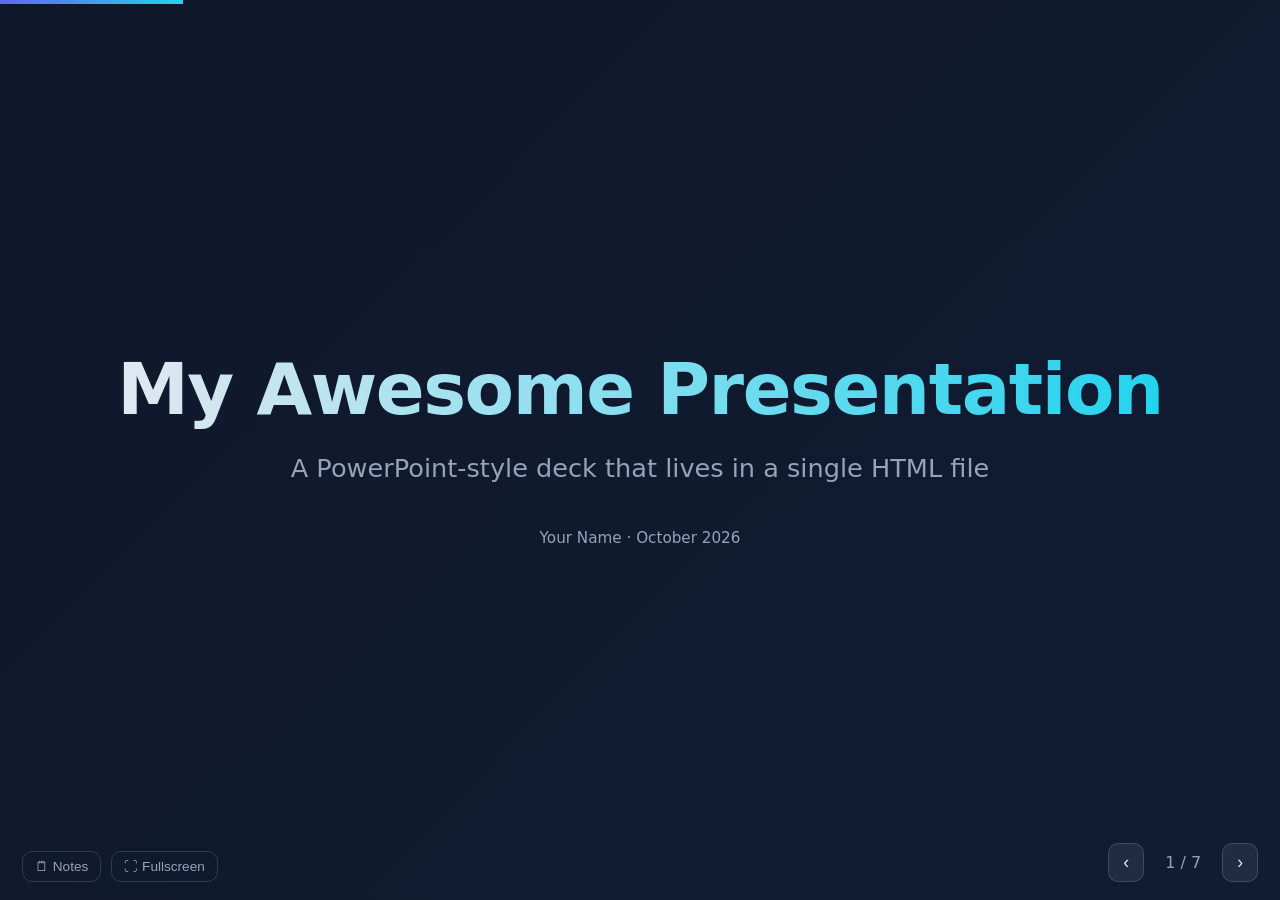
<file: index.html>
<!DOCTYPE html>
<html lang="en">
<head>
<meta charset="UTF-8">
<meta name="viewport" content="width=device-width, initial-scale=1.0">
<title>My Presentation — edit me</title>
<style>
  /* ===== Theme: tweak these variables to re-skin the whole deck ===== */
  :root {
    --bg:        #0f172a;
    --bg2:       #111c33;
    --text:      #e2e8f0;
    --muted:     #94a3b8;
    --accent:    #6366f1;
    --accent-2:  #22d3ee;
    --slide-max: 1100px;
  }

  * { margin: 0; padding: 0; box-sizing: border-box; }

  html, body { height: 100%; }

  body {
    font-family: system-ui, -apple-system, "Segoe UI", Roboto, Helvetica, Arial, sans-serif;
    background: linear-gradient(135deg, var(--bg), var(--bg2));
    color: var(--text);
    overflow: hidden;
  }

  /* ===== Slides ===== */
  .slide {
    position: absolute;
    inset: 0;
    display: none;
    flex-direction: column;
    justify-content: center;
    padding: 7vh 8vw;
  }
  .slide.active { display: flex; animation: fade-in .35s ease; }

  @keyframes fade-in {
    from { opacity: 0; transform: translateY(12px); }
    to   { opacity: 1; transform: translateY(0); }
  }

  .slide > * { max-width: var(--slide-max); }

  h1 { font-size: clamp(2.4rem, 6vw, 4.5rem); line-height: 1.1; letter-spacing: -0.02em; }
  h2 { font-size: clamp(1.8rem, 4.5vw, 3rem); line-height: 1.15; margin-bottom: 1.2em; }
  h2::after {
    content: "";
    display: block;
    width: 72px; height: 5px;
    margin-top: 14px;
    border-radius: 3px;
    background: linear-gradient(90deg, var(--accent), var(--accent-2));
  }
  p, li { font-size: clamp(1.05rem, 2vw, 1.5rem); line-height: 1.55; color: var(--text); }
  p + p { margin-top: .8em; }
  strong { color: var(--accent-2); }

  ul, ol { padding-left: 1.3em; display: grid; gap: .55em; }
  ul { list-style: none; }
  ul li::before { content: "▸"; color: var(--accent); margin-right: .5em; }
  ol li::marker { color: var(--accent); font-weight: 700; }

  code {
    font-family: ui-monospace, "Cascadia Code", Consolas, monospace;
    background: rgba(99, 102, 241, .15);
    color: var(--accent-2);
    padding: .1em .4em;
    border-radius: 6px;
    font-size: .9em;
  }
  pre {
    background: rgba(2, 6, 23, .7);
    border: 1px solid rgba(148, 163, 184, .2);
    border-radius: 12px;
    padding: 1em 1.2em;
    overflow: auto;
  }
  pre code { background: none; padding: 0; font-size: .85em; line-height: 1.5; }

  blockquote {
    border-left: 4px solid var(--accent);
    padding-left: 1em;
    color: var(--muted);
    font-style: italic;
  }

  /* ===== Layout variants ===== */
  .slide.title, .slide.section, .slide.end { align-items: center; text-align: center; }
  .slide.title h1, .slide.section h2, .slide.end h1 {
    background: linear-gradient(90deg, var(--text), var(--accent-2));
    -webkit-background-clip: text;
    background-clip: text;
    color: transparent;
  }
  .slide.title .subtitle { margin-top: .8em; font-size: clamp(1.1rem, 2.4vw, 1.6rem); color: var(--muted); }
  .slide.title .meta { margin-top: 2.5em; font-size: .95rem; color: var(--muted); }
  .slide.section { background: radial-gradient(circle at 50% 50%, rgba(99,102,241,.12), transparent 60%); }

  .columns { display: grid; grid-template-columns: 1fr 1fr; gap: 2.5em; align-items: start; width: 100%; }

  /* ===== Speaker notes (press N) ===== */
  .notes { display: none; }
  body.show-notes .slide.active .notes {
    display: block;
    position: fixed;
    left: 50%; bottom: 74px;
    transform: translateX(-50%);
    width: min(760px, 90vw);
    background: rgba(2, 6, 23, .92);
    border: 1px solid var(--accent);
    border-radius: 12px;
    padding: .9em 1.2em;
    font-size: .95rem;
    color: var(--muted);
    z-index: 20;
  }
  .notes::before { content: "🗒 Speaker notes — "; color: var(--accent); font-weight: 600; }

  /* ===== UI chrome ===== */
  #progress {
    position: fixed; top: 0; left: 0;
    height: 4px; width: 0;
    background: linear-gradient(90deg, var(--accent), var(--accent-2));
    transition: width .3s ease;
    z-index: 10;
  }

  #controls {
    position: fixed; bottom: 18px; right: 22px;
    display: flex; align-items: center; gap: 10px;
    z-index: 10;
    user-select: none;
  }
  #controls button {
    background: rgba(148, 163, 184, .12);
    color: var(--text);
    border: 1px solid rgba(148, 163, 184, .25);
    border-radius: 10px;
    font-size: 1.1rem;
    padding: 8px 14px;
    cursor: pointer;
    transition: background .15s;
  }
  #controls button:hover { background: rgba(99, 102, 241, .35); }
  #counter { font-variant-numeric: tabular-nums; color: var(--muted); min-width: 58px; text-align: center; }

  #extras {
    position: fixed; bottom: 18px; left: 22px;
    display: flex; gap: 10px;
    z-index: 10;
  }
  #extras button {
    background: none;
    color: var(--muted);
    border: 1px solid rgba(148, 163, 184, .25);
    border-radius: 10px;
    font-size: .85rem;
    padding: 7px 12px;
    cursor: pointer;
  }
  #extras button:hover { color: var(--text); border-color: var(--accent); }

  #hint {
    position: fixed; bottom: 60px; left: 50%;
    transform: translateX(-50%);
    color: var(--muted); font-size: .85rem;
    opacity: .7; z-index: 10; pointer-events: none;
    transition: opacity 1s;
  }

  /* ===== Print / PDF export: each slide on its own page ===== */
  @media print {
    body { overflow: visible; background: #fff; color: #000; }
    .slide {
      display: flex !important;
      position: relative;
      page-break-after: always;
      min-height: 100vh;
    }
    .slide h1, .slide.section h2, .slide.end h1 { color: #000; background: none; -webkit-background-clip: unset; }
    p, li { color: #000; }
    #controls, #extras, #progress, #hint, .notes { display: none !important; }
  }
</style>
</head>
<body>

<div id="progress"></div>

<main id="deck">

  <!-- 1 · TITLE SLIDE -->
  <section class="slide title">
    <h1>My Awesome Presentation</h1>
    <p class="subtitle">A PowerPoint-style deck that lives in a single HTML file</p>
    <p class="meta">Your Name · October 2026</p>
    <aside class="notes">Welcome everyone! This template is fully keyboard-driven. Press → to move on.</aside>
  </section>

  <!-- 2 · CONTENT SLIDE -->
  <section class="slide">
    <h2>Why a HTML deck?</h2>
    <ul>
      <li>No software to install — runs in any browser</li>
      <li>Version-controlled: slides are just code</li>
      <li>Easy to theme with CSS variables</li>
      <li>Host it free on <strong>GitHub Pages</strong></li>
    </ul>
    <aside class="notes">Emphasize the GitHub Pages point — that's the free hosting story.</aside>
  </section>

  <!-- 3 · SECTION DIVIDER -->
  <section class="slide section">
    <h2>Part One</h2>
    <p>Use this layout between major topics</p>
  </section>

  <!-- 4 · TWO COLUMNS -->
  <section class="slide">
    <h2>Two-column layout</h2>
    <div class="columns">
      <div>
        <p>Wrap content in a <code>.columns</code> div to get two side-by-side columns. Great for comparing ideas.</p>
      </div>
      <div>
        <ol>
          <li>Copy an existing slide</li>
          <li>Edit the content</li>
          <li>Done — no build step</li>
        </ol>
      </div>
    </div>
  </section>

  <!-- 5 · CODE SLIDE -->
  <section class="slide">
    <h2>Code slide</h2>
    <pre><code>// Adding a slide = adding a section
&lt;section class="slide"&gt;
  &lt;h2&gt;Hello&lt;/h2&gt;
  &lt;p&gt;Your content here&lt;/p&gt;
&lt;/section&gt;</code></pre>
    <p style="margin-top: 1em;">Syntax highlighting? Drop in <a href="https://highlightjs.org" style="color: var(--accent-2);">highlight.js</a> if you want it.</p>
  </section>

  <!-- 6 · QUOTE SLIDE -->
  <section class="slide">
    <h2>Quote</h2>
    <blockquote>
      “The best presentations are the ones you can edit in a text editor.”
    </blockquote>
    <p style="margin-top: 1em; color: var(--muted);">— Anonymous, probably</p>
  </section>

  <!-- 7 · CLOSING SLIDE -->
  <section class="slide end">
    <h1>Thank you!</h1>
    <p class="subtitle" style="margin-top: .8em;">Questions?</p>
  </section>

</main>

<div id="hint">← → navigate · F fullscreen · N notes</div>

<div id="extras">
  <button id="btn-notes" title="Toggle speaker notes (N)">🗒 Notes</button>
  <button id="btn-full" title="Toggle fullscreen (F)">⛶ Fullscreen</button>
</div>

<div id="controls">
  <button id="btn-prev" title="Previous (←)">‹</button>
  <span id="counter">1 / 7</span>
  <button id="btn-next" title="Next (→)">›</button>
</div>

<script>
  const slides  = [...document.querySelectorAll(".slide")];
  const counter = document.getElementById("counter");
  const progress = document.getElementById("progress");
  const hint = document.getElementById("hint");
  let current = 0;

  // Open at the slide saved in the URL hash (#3), if present
  const fromHash = parseInt(location.hash.slice(1), 10);
  if (fromHash >= 1 && fromHash <= slides.length) current = fromHash - 1;

  function show(i) {
    current = Math.max(0, Math.min(i, slides.length - 1));
    slides.forEach((s, idx) => s.classList.toggle("active", idx === current));
    counter.textContent = `${current + 1} / ${slides.length}`;
    progress.style.width = `${((current + 1) / slides.length) * 100}%`;
    history.replaceState(null, "", `#${current + 1}`);
    hint.style.opacity = 0; // hint fades after the first navigation
  }

  const next = () => show(current + 1);
  const prev = () => show(current - 1);

  document.getElementById("btn-next").addEventListener("click", next);
  document.getElementById("btn-prev").addEventListener("click", prev);

  function toggleFullscreen() {
    if (document.fullscreenElement) document.exitFullscreen();
    else document.documentElement.requestFullscreen();
  }
  document.getElementById("btn-full").addEventListener("click", toggleFullscreen);
  document.getElementById("btn-notes").addEventListener("click", () =>
    document.body.classList.toggle("show-notes"));

  document.addEventListener("keydown", (e) => {
    if (e.key === "ArrowRight" || e.key === "ArrowDown" || e.key === " " || e.key === "PageDown") { e.preventDefault(); next(); }
    else if (e.key === "ArrowLeft" || e.key === "ArrowUp" || e.key === "PageUp") { e.preventDefault(); prev(); }
    else if (e.key === "Home") show(0);
    else if (e.key === "End") show(slides.length - 1);
    else if (e.key === "f" || e.key === "F") toggleFullscreen();
    else if (e.key === "n" || e.key === "N") document.body.classList.toggle("show-notes");
  });

  // Swipe support for touch screens
  let touchX = null;
  document.addEventListener("touchstart", e => touchX = e.touches[0].clientX);
  document.addEventListener("touchend", e => {
    if (touchX === null) return;
    const dx = e.changedTouches[0].clientX - touchX;
    if (Math.abs(dx) > 50) (dx < 0 ? next : prev)();
    touchX = null;
  });

  window.addEventListener("hashchange", () => {
    const n = parseInt(location.hash.slice(1), 10);
    if (n >= 1 && n <= slides.length && n - 1 !== current) show(n - 1);
  });

  show(current);
</script>
</body>
</html>
</file>
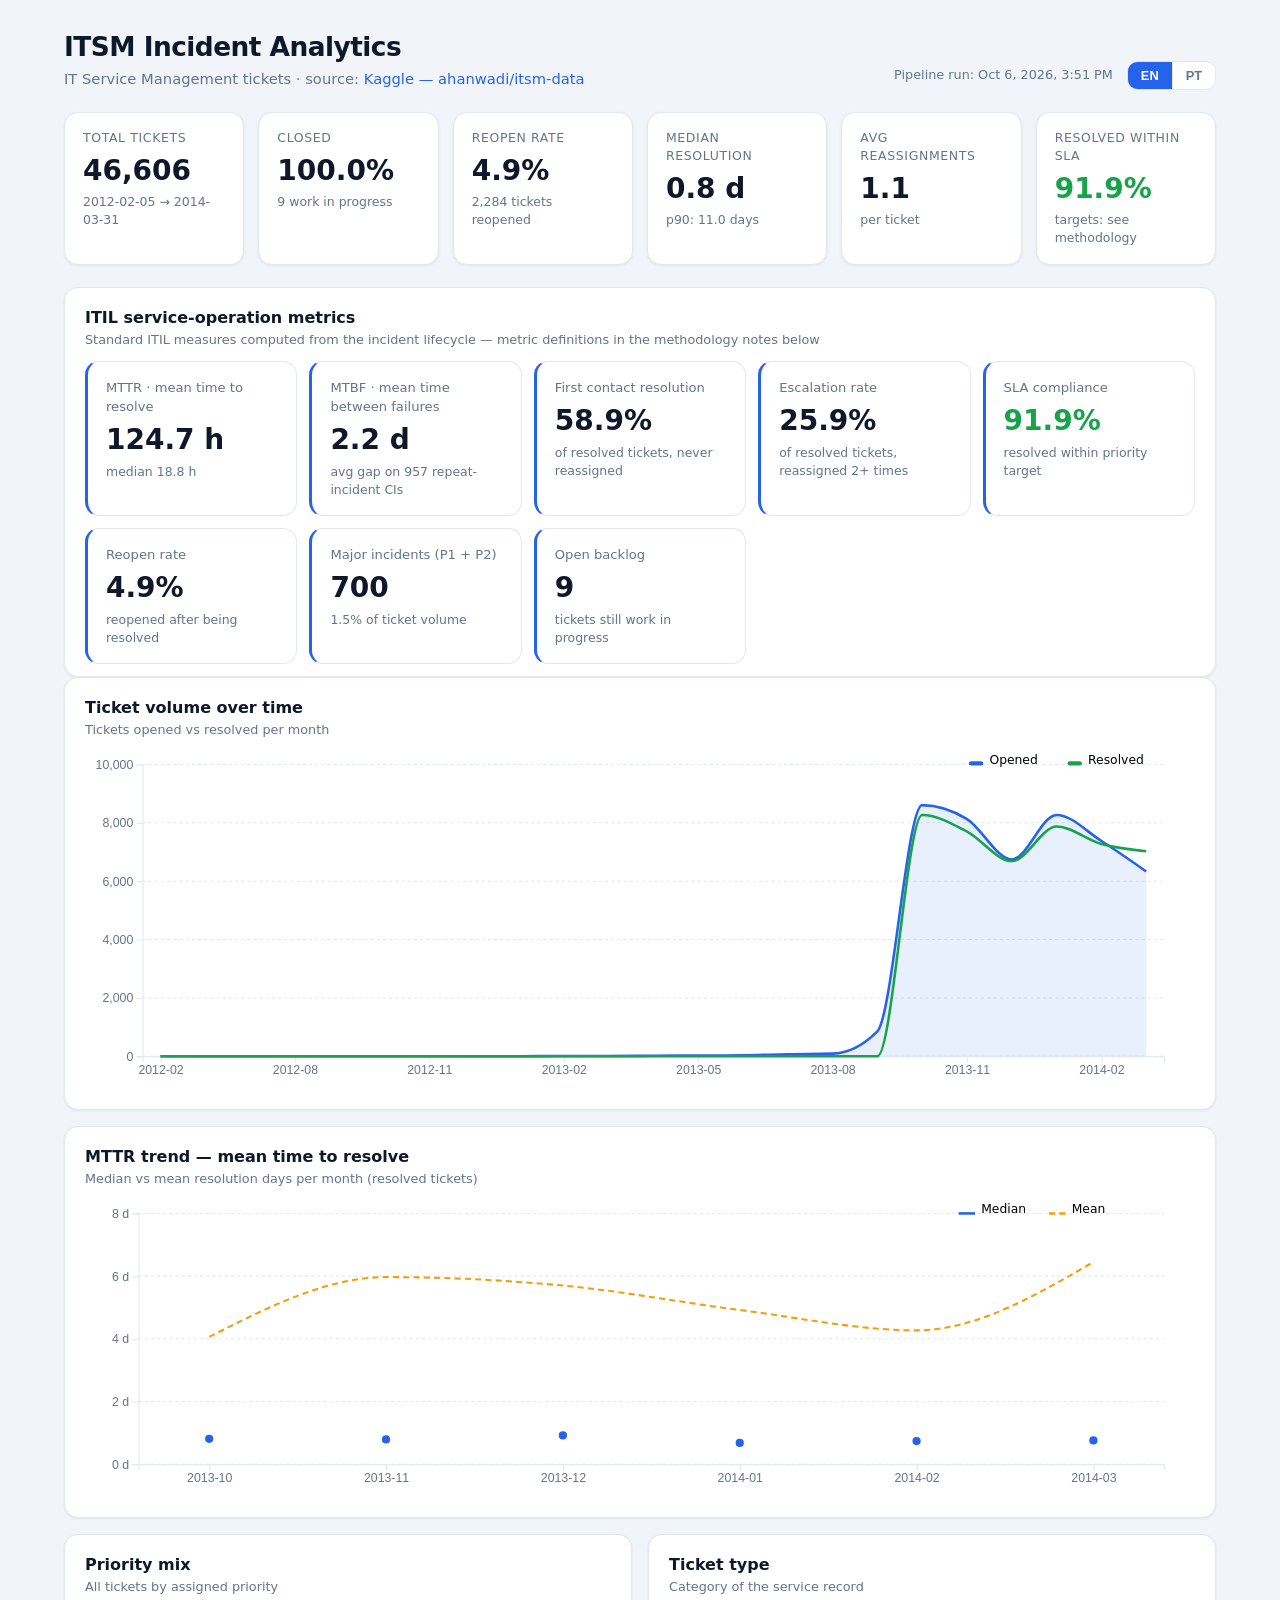
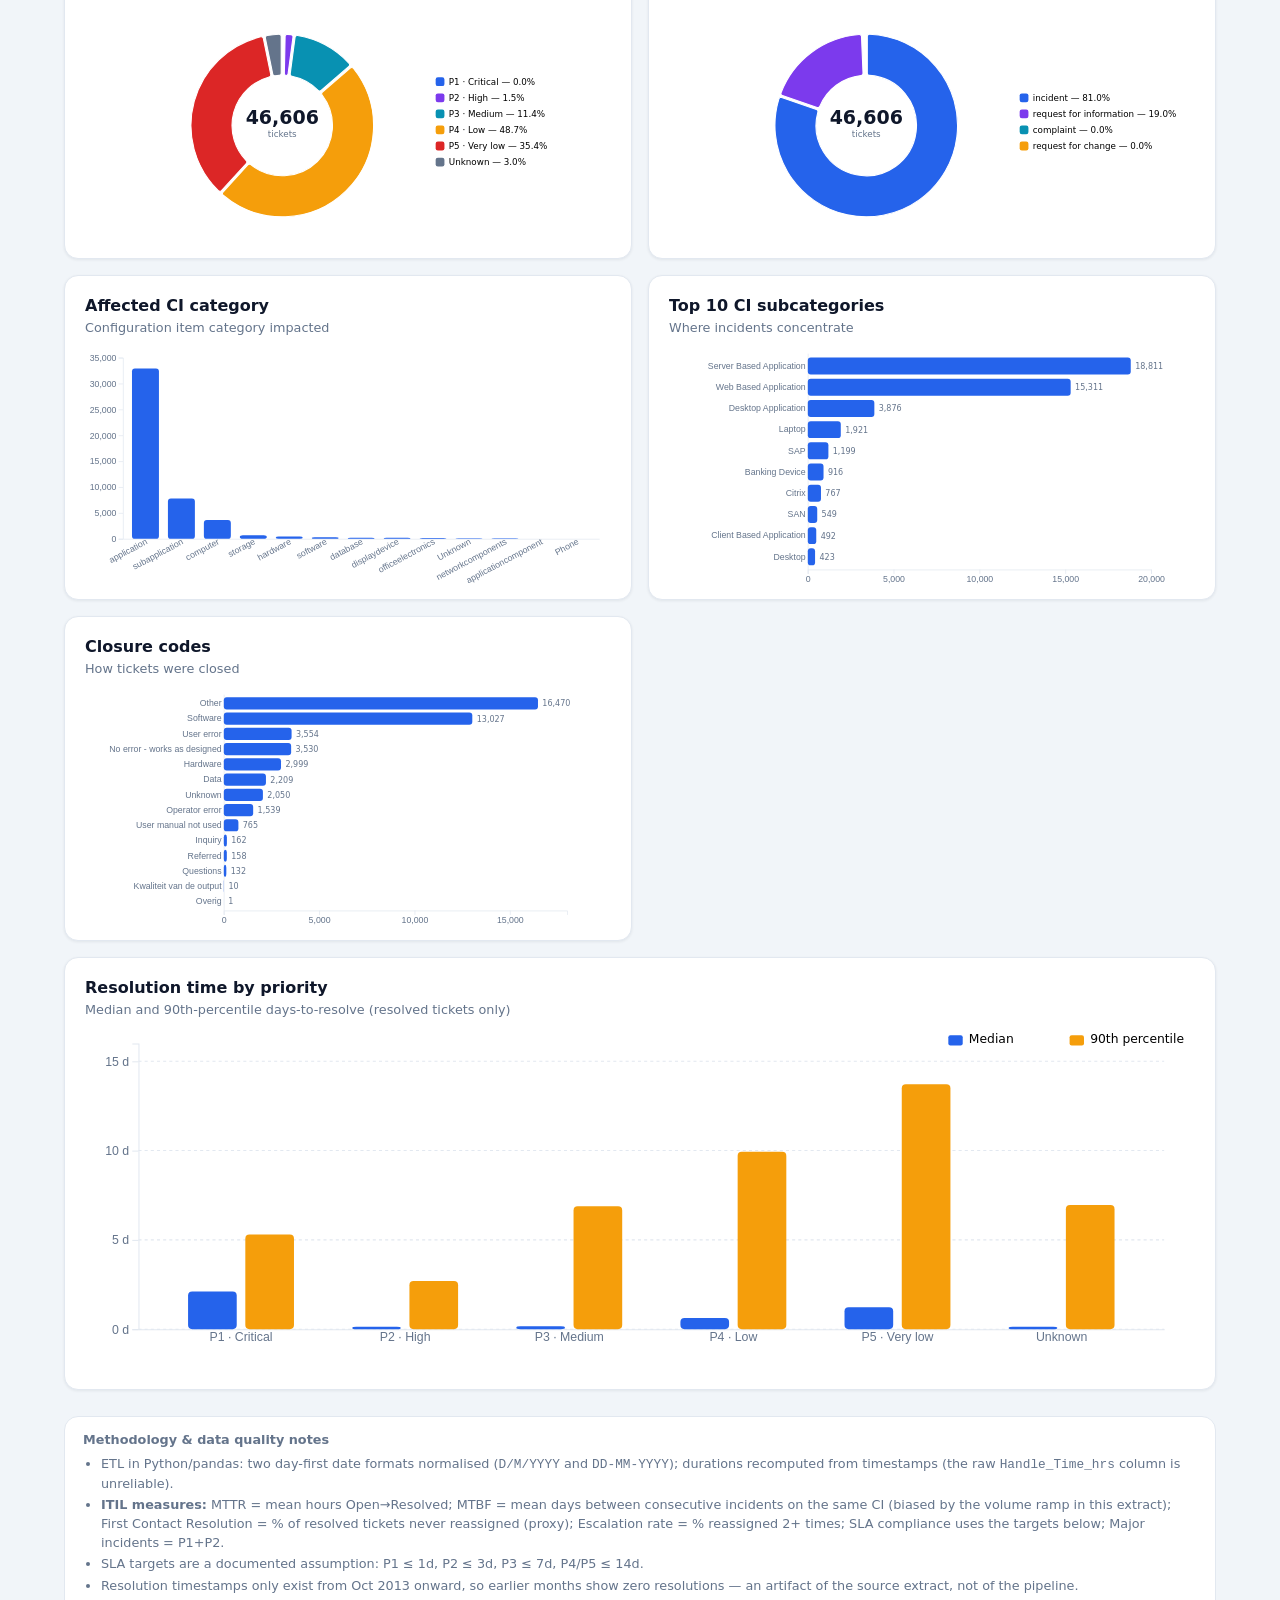
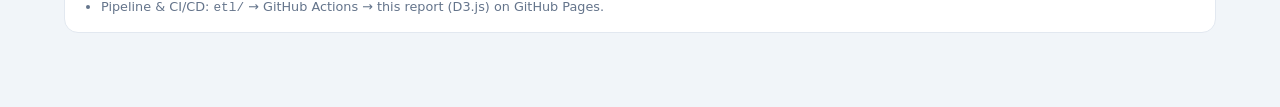
<file: report/index.html>
<!DOCTYPE html>
<html lang="en">
<head>
<meta charset="UTF-8">
<meta name="viewport" content="width=device-width, initial-scale=1.0">
<title data-i18n="html.title">ITSM Incident Analytics — BI Report</title>
<link rel="stylesheet" href="style.css">
</head>
<body>
<div class="wrap">

  <header class="report-header">
    <div>
      <h1 data-i18n="header.h1">ITSM Incident Analytics</h1>
      <p class="subtitle">
        <span data-i18n="header.subtitle">IT Service Management tickets · source:</span>
        <a href="https://www.kaggle.com/datasets/ahanwadi/itsm-data" target="_blank" rel="noopener">Kaggle — ahanwadi/itsm-data</a>
      </p>
    </div>
    <div class="header-right">
      <span id="generated-at"></span>
      <div class="lang-switch" id="lang-switch" role="group" aria-label="Language / Idioma">
        <button type="button" data-lang="en" class="active">EN</button>
        <button type="button" data-lang="pt">PT</button>
      </div>
    </div>
  </header>

  <div id="loading" data-i18n="ui.loading">Loading data…</div>
  <div id="error-banner"></div>

  <!-- KPI strip -->
  <section class="kpis" id="kpis"></section>

  <!-- ITIL service-operation metrics -->
  <section class="card span-12">
    <h3 data-i18n="charts.itil.title">ITIL service-operation metrics</h3>
    <p class="description" data-i18n="charts.itil.description">Standard ITIL measures computed from the incident lifecycle — metric definitions in the methodology notes below</p>
    <div class="itil-grid" id="itil-cards"></div>
  </section>

  <!-- Charts -->
  <section class="grid">
    <div class="card span-12">
      <h3 data-i18n="charts.volume.title">Ticket volume over time</h3>
      <p class="description" data-i18n="charts.volume.description">Tickets opened vs resolved per month</p>
      <div id="chart-monthly"></div>
    </div>

    <div class="card span-12">
      <h3 data-i18n="charts.mttr.title">MTTR trend — mean time to resolve</h3>
      <p class="description" data-i18n="charts.mttr.description">Median vs mean resolution days per month (resolved tickets)</p>
      <div id="chart-mttr-trend"></div>
    </div>

    <div class="card">
      <h3 data-i18n="charts.priority.title">Priority mix</h3>
      <p class="description" data-i18n="charts.priority.description">All tickets by assigned priority</p>
      <div id="chart-priority"></div>
    </div>

    <div class="card">
      <h3 data-i18n="charts.category.title">Ticket type</h3>
      <p class="description" data-i18n="charts.category.description">Category of the service record</p>
      <div id="chart-category"></div>
    </div>

    <div class="card">
      <h3 data-i18n="charts.ci_cat.title">Affected CI category</h3>
      <p class="description" data-i18n="charts.ci_cat.description">Configuration item category impacted</p>
      <div id="chart-ci-cat"></div>
    </div>

    <div class="card">
      <h3 data-i18n="charts.subcat.title">Top 10 CI subcategories</h3>
      <p class="description" data-i18n="charts.subcat.description">Where incidents concentrate</p>
      <div id="chart-ci-subcat"></div>
    </div>

    <div class="card">
      <h3 data-i18n="charts.closure.title">Closure codes</h3>
      <p class="description" data-i18n="charts.closure.description">How tickets were closed</p>
      <div id="chart-closure"></div>
    </div>

    <div class="card span-12">
      <h3 data-i18n="charts.resolution.title">Resolution time by priority</h3>
      <p class="description" data-i18n="charts.resolution.description">Median and 90th-percentile days-to-resolve (resolved tickets only)</p>
      <div id="chart-resolution"></div>
    </div>
  </section>

  <footer class="notes">
    <strong data-i18n="footer.heading">Methodology & data quality notes</strong>
    <ul>
      <li data-i18n-html="footer.b1">ETL in Python/pandas: two day-first date formats normalised (<code>D/M/YYYY</code> and <code>DD-MM-YYYY</code>); durations recomputed from timestamps (the raw <code>Handle_Time_hrs</code> column is unreliable).</li>
      <li data-i18n-html="footer.b2"><strong>ITIL measures:</strong> MTTR = mean hours Open→Resolved; MTBF = mean days between consecutive incidents on the same CI (biased by the volume ramp in this extract); First Contact Resolution = % of resolved tickets never reassigned (proxy); Escalation rate = % reassigned 2+ times; SLA compliance uses the targets below; Major incidents = P1+P2.</li>
      <li data-i18n-html="footer.b3">SLA targets are a documented assumption: P1 ≤ 1d, P2 ≤ 3d, P3 ≤ 7d, P4/P5 ≤ 14d.</li>
      <li data-i18n-html="footer.b4">Resolution timestamps only exist from Oct 2013 onward, so earlier months show zero resolutions — an artifact of the source extract, not of the pipeline.</li>
      <li data-i18n-html="footer.b5">Pipeline & CI/CD: <code>etl/</code> → GitHub Actions → this report (D3.js) on GitHub Pages.</li>
    </ul>
  </footer>

</div>

<div class="tooltip" id="tooltip"></div>

<script src="vendor/d3.v7.min.js"></script>
<script src="i18n.js"></script>
<script src="charts.js"></script>
</body>
</html>
</file>
<file: report/style.css>
/* ===== ITSM BI report ===== */
:root {
  --bg: #f1f5f9;
  --card: #ffffff;
  --border: #e2e8f0;
  --text: #0f172a;
  --muted: #64748b;
  --accent: #2563eb;
  --accent-soft: #dbeafe;
  --good: #16a34a;
  --warn: #d97706;
  --bad: #dc2626;
  --radius: 14px;
  --shadow: 0 1px 3px rgba(15, 23, 42, .07);
}

* { margin: 0; padding: 0; box-sizing: border-box; }

body {
  font-family: system-ui, -apple-system, "Segoe UI", Roboto, Helvetica, Arial, sans-serif;
  background: var(--bg);
  color: var(--text);
  line-height: 1.45;
}

.wrap { max-width: 1200px; margin: 0 auto; padding: 28px 24px 60px; }

/* ===== Header ===== */
header.report-header {
  display: flex; flex-wrap: wrap; gap: 12px;
  align-items: flex-end; justify-content: space-between;
  margin-bottom: 22px;
}
header.report-header h1 { font-size: 1.65rem; letter-spacing: -0.02em; }
header.report-header .subtitle { color: var(--muted); font-size: .92rem; margin-top: 2px; }
header.report-header .subtitle a { color: var(--accent); text-decoration: none; }
header.report-header .subtitle a:hover { text-decoration: underline; }

.header-right { display: flex; align-items: center; gap: 14px; }
#generated-at { font-size: .8rem; color: var(--muted); }

/* Language switch */
.lang-switch {
  display: flex;
  border: 1px solid var(--border);
  border-radius: 10px;
  overflow: hidden;
  background: var(--card);
  flex-shrink: 0;
}
.lang-switch button {
  border: 0;
  background: transparent;
  padding: 6px 13px;
  font-size: .8rem;
  font-weight: 600;
  color: var(--muted);
  cursor: pointer;
}
.lang-switch button + button { border-left: 1px solid var(--border); }
.lang-switch button.active { background: var(--accent); color: #fff; }
.lang-switch button:not(.active):hover { color: var(--text); }

/* ===== KPI strip ===== */
.kpis {
  display: grid;
  grid-template-columns: repeat(auto-fit, minmax(170px, 1fr));
  gap: 14px;
  margin-bottom: 22px;
}
.kpi {
  background: var(--card);
  border: 1px solid var(--border);
  border-radius: var(--radius);
  box-shadow: var(--shadow);
  padding: 16px 18px;
}
.kpi .label { font-size: .78rem; text-transform: uppercase; letter-spacing: .05em; color: var(--muted); }
.kpi .value { font-size: 1.75rem; font-weight: 700; margin-top: 4px; font-variant-numeric: tabular-nums; }
.kpi .note { font-size: .78rem; color: var(--muted); margin-top: 2px; }
.kpi .value.good { color: var(--good); }
.kpi .value.warn { color: var(--warn); }

/* ===== ITIL metric cards ===== */
.itil-grid {
  display: grid;
  grid-template-columns: repeat(auto-fit, minmax(200px, 1fr));
  gap: 12px;
  margin-top: 12px;
}
.itil-grid .kpi { border-left: 3px solid var(--accent); box-shadow: none; }
.itil-grid .kpi .label { text-transform: none; letter-spacing: 0; font-size: .82rem; }

/* ===== Chart grid ===== */
.grid {
  display: grid;
  grid-template-columns: repeat(12, 1fr);
  gap: 16px;
}
.card {
  background: var(--card);
  border: 1px solid var(--border);
  border-radius: var(--radius);
  box-shadow: var(--shadow);
  padding: 18px 20px 12px;
  grid-column: span 6;
}
.card.span-12 { grid-column: span 12; }
.card h3 { font-size: 1rem; font-weight: 600; }
.card .description { font-size: .8rem; color: var(--muted); margin: 2px 0 8px; }
.card svg { width: 100%; height: auto; display: block; }

@media (max-width: 820px) {
  .card { grid-column: span 12; }
}

/* ===== D3 shared ===== */
.axis { font-size: 12px; color: var(--muted); }
.axis line, .axis path { stroke: var(--border); }
.grid-lines line { stroke: var(--border); stroke-dasharray: 3 3; }
.tooltip {
  position: absolute;
  pointer-events: none;
  background: rgba(15, 23, 42, .92);
  color: #f8fafc;
  font-size: .8rem;
  padding: 8px 11px;
  border-radius: 8px;
  opacity: 0;
  transition: opacity .12s;
  white-space: nowrap;
  z-index: 30;
}
.legend { font-size: 12px; color: var(--muted); }
.legend circle, .legend rect { margin-right: 6px; }

/* ===== Footer / methodology ===== */
footer.notes {
  margin-top: 26px;
  font-size: .8rem;
  color: var(--muted);
  background: var(--card);
  border: 1px solid var(--border);
  border-radius: var(--radius);
  padding: 14px 18px;
}
footer.notes ul { margin: 6px 0 0 18px; display: grid; gap: 3px; }
footer.notes a { color: var(--accent); }

#loading, #error-banner {
  padding: 14px 18px;
  border-radius: var(--radius);
  margin-bottom: 20px;
  font-size: .9rem;
}
#loading { background: var(--accent-soft); color: var(--accent); }
#error-banner { display: none; background: #fee2e2; color: var(--bad); border: 1px solid #fecaca; }
</file>
